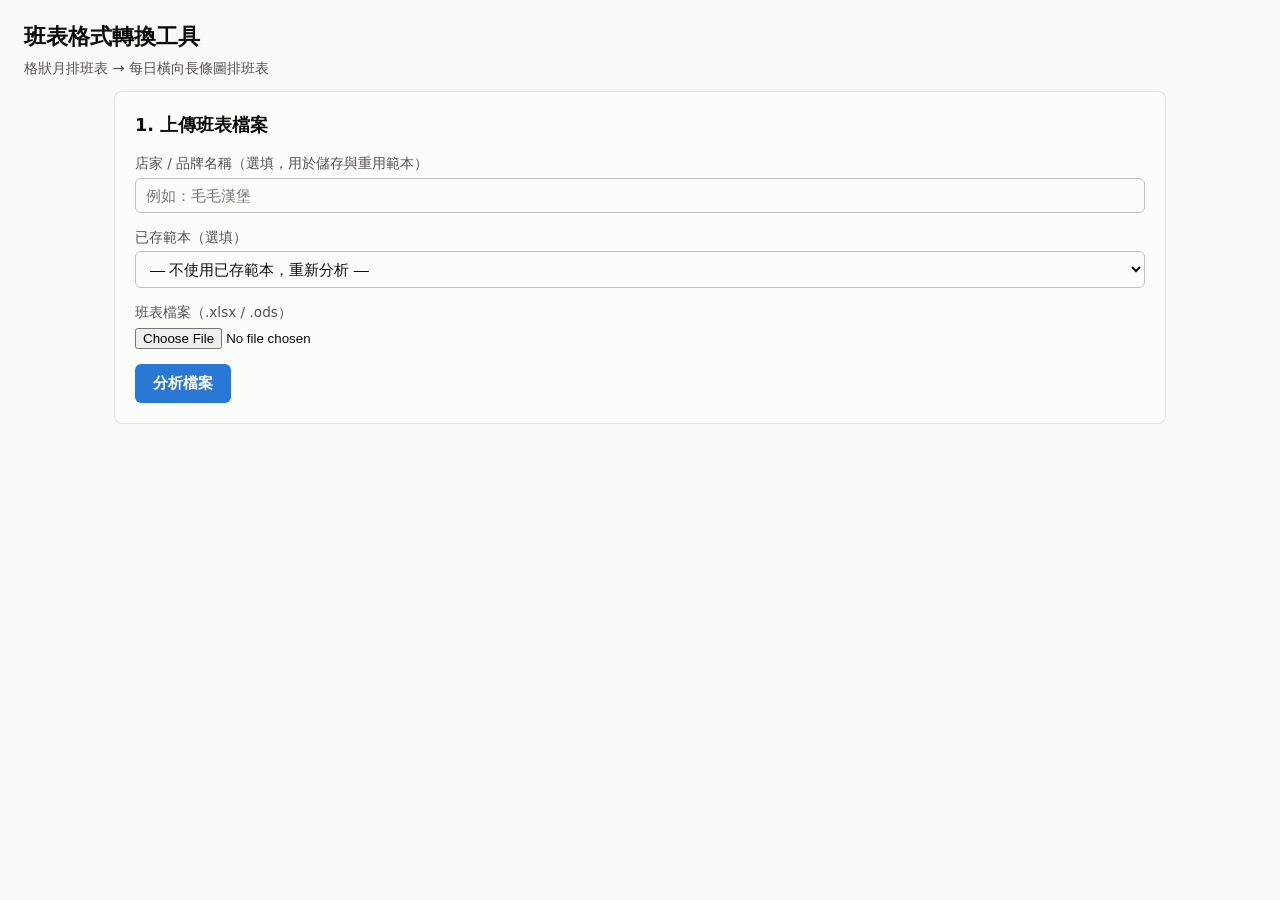
<file: frontend/index.html>
<!DOCTYPE html>
<html lang="zh-Hant">
<head>
<meta charset="UTF-8">
<meta name="viewport" content="width=device-width, initial-scale=1.0">
<title>班表格式轉換工具</title>
<link rel="stylesheet" href="style.css">
</head>
<body>

<header class="app-header">
  <h1>班表格式轉換工具</h1>
  <p class="app-sub">格狀月排班表 → 每日橫向長條圖排班表</p>
</header>

<main>
  <!-- 上傳區 -->
  <section id="upload-panel" class="panel">
    <h2>1. 上傳班表檔案</h2>

    <div class="field-row">
      <label for="scope-id">店家 / 品牌名稱（選填，用於儲存與重用範本）</label>
      <input type="text" id="scope-id" placeholder="例如：毛毛漢堡">
    </div>

    <div class="field-row">
      <label for="saved-template-select">已存範本（選填）</label>
      <select id="saved-template-select">
        <option value="">— 不使用已存範本，重新分析 —</option>
      </select>
    </div>

    <div class="field-row">
      <label for="file-input">班表檔案（.xlsx / .ods）</label>
      <input type="file" id="file-input" accept=".xlsx,.ods">
    </div>

    <button id="analyze-btn" type="button" class="btn btn-primary">分析檔案</button>
    <span id="upload-status" class="status-text"></span>
  </section>

  <!-- 單日預覽區 -->
  <section id="day-preview-panel" class="panel hidden">
    <h2>3. 單日預覽 &amp; 下載</h2>

    <div id="health-banner" class="health-banner"></div>
    <ul id="anomalies-list" class="anomalies-list"></ul>

    <div class="field-row inline no-print">
      <label for="day-select">預覽日期</label>
      <select id="day-select"></select>
      <button id="print-btn" type="button" class="btn btn-secondary">列印本日班表</button>
      <button id="convert-btn" type="button" class="btn btn-primary">轉換並下載（Excel）</button>
      <span id="convert-status" class="status-text"></span>
    </div>

    <div id="day-title" class="day-title"></div>
    <div id="gantt-container" class="gantt-container"></div>
  </section>
</main>

<!-- 確認 Modal -->
<div id="confirm-modal" class="modal-overlay hidden">
  <div class="modal">
    <div class="modal-header">
      <h2>2. 確認欄位對照</h2>
      <button id="modal-close-btn" type="button" class="btn-icon" aria-label="關閉">×</button>
    </div>

    <div class="modal-body">
      <div class="modal-col">
        <h3>原始資料預覽（前 15 列）</h3>
        <p id="pick-hint" class="pick-hint hidden"></p>
        <div id="preview-grid-wrap" class="preview-grid-wrap">
          <table id="preview-grid" class="preview-grid"></table>
        </div>
      </div>

      <div class="modal-col">
        <h3>請確認智慧欄位辨識是否正確，此程序完成後會形成範本，再次使用可直接跳過</h3>
        <div class="mapping-form">
          <div class="field-row">
            <label>工作表</label>
            <input type="text" id="map-sheet-name" readonly>
          </div>
          <div class="field-row">
            <label for="map-header-row">請確認日期在表中第幾（橫）列？或點選按鍵由表格選擇</label>
            <div class="pick-group">
              <input type="number" id="map-header-row" min="1">
              <button type="button" class="pick-btn" data-target="map-header-row" data-axis="row" data-label="日期所在列">從表格點選</button>
            </div>
          </div>
          <div class="field-row">
            <label for="map-name-col">請確認人員姓名在表中第幾（直）欄？或點選按鍵由表格選擇</label>
            <div class="pick-group">
              <input type="text" id="map-name-col" readonly placeholder="例如 D">
              <button type="button" class="pick-btn" data-target="map-name-col" data-axis="col" data-label="姓名所在欄">從表格點選</button>
            </div>
          </div>
          <div class="field-row">
            <label for="map-first-day-col">員工上下班時間，從在表中哪個格子開始記錄？或點選按鍵由表格選擇</label>
            <div class="pick-group">
              <input type="text" id="map-first-day-col" readonly placeholder="例如 C5">
              <button type="button" class="pick-btn" data-target="map-first-day-col" data-axis="cell" data-label="上下班起始格">從表格點選</button>
            </div>
          </div>
          <div class="field-row">
            <label for="map-cols-per-day">一位員工的上下班時間，佔一個（直）欄填１，還是兩個（直）欄填２？</label>
            <input type="number" id="map-cols-per-day" min="1">
          </div>
          <div class="field-row">
            <label for="map-expected-rows">表格中每位員工資料佔幾個(橫)列？</label>
            <input type="number" id="map-expected-rows" min="1" max="8">
          </div>
          <div class="field-row">
            <label for="map-name-row-offset">在每位員工的資料範圍內，姓名寫在第幾（橫）列？（範圍內第1列請填1，第2列請填2，以此類推）</label>
            <input type="number" id="map-name-row-offset" min="1">
          </div>
          <div class="field-row">
            <label for="map-axis-start">長條圖座標軸：最早從幾點開始畫？（已依實際排班資料猜測，可調整）</label>
            <select id="map-axis-start"></select>
          </div>
          <div class="field-row">
            <label for="map-axis-end">長條圖座標軸：最晚畫到幾點？（已依實際排班資料猜測，可調整）</label>
            <select id="map-axis-end"></select>
          </div>
        </div>

        <h3>請確認每一列分別記錄什麼內容</h3>
        <p class="section-hint">依照上面「每位員工資料佔幾列」的設定，逐列確認實際內容——例如上班時間、下班時間、班別文字，或員編等其他資訊。</p>
        <div id="row-meanings-editor" class="row-meanings-editor"></div>

        <h3>另存為範本（選填）</h3>
        <p class="section-hint">確認上面的欄位對照都正確後，可以在這裡取個名字存起來，下次上傳同一家店的班表時直接套用，不用重新設定。</p>
        <div class="field-row inline">
          <input type="text" id="template-name-input" placeholder="範本名稱">
          <button id="save-template-btn" type="button" class="btn btn-secondary">儲存範本</button>
          <span id="save-template-status" class="status-text"></span>
        </div>
      </div>
    </div>

    <div class="modal-footer">
      <span id="preview-result-text" class="status-text"></span>
      <button id="confirm-preview-btn" type="button" class="btn btn-primary">確認並試解析</button>
    </div>
  </div>
</div>

<script src="app.js"></script>
</body>
</html>
</file>
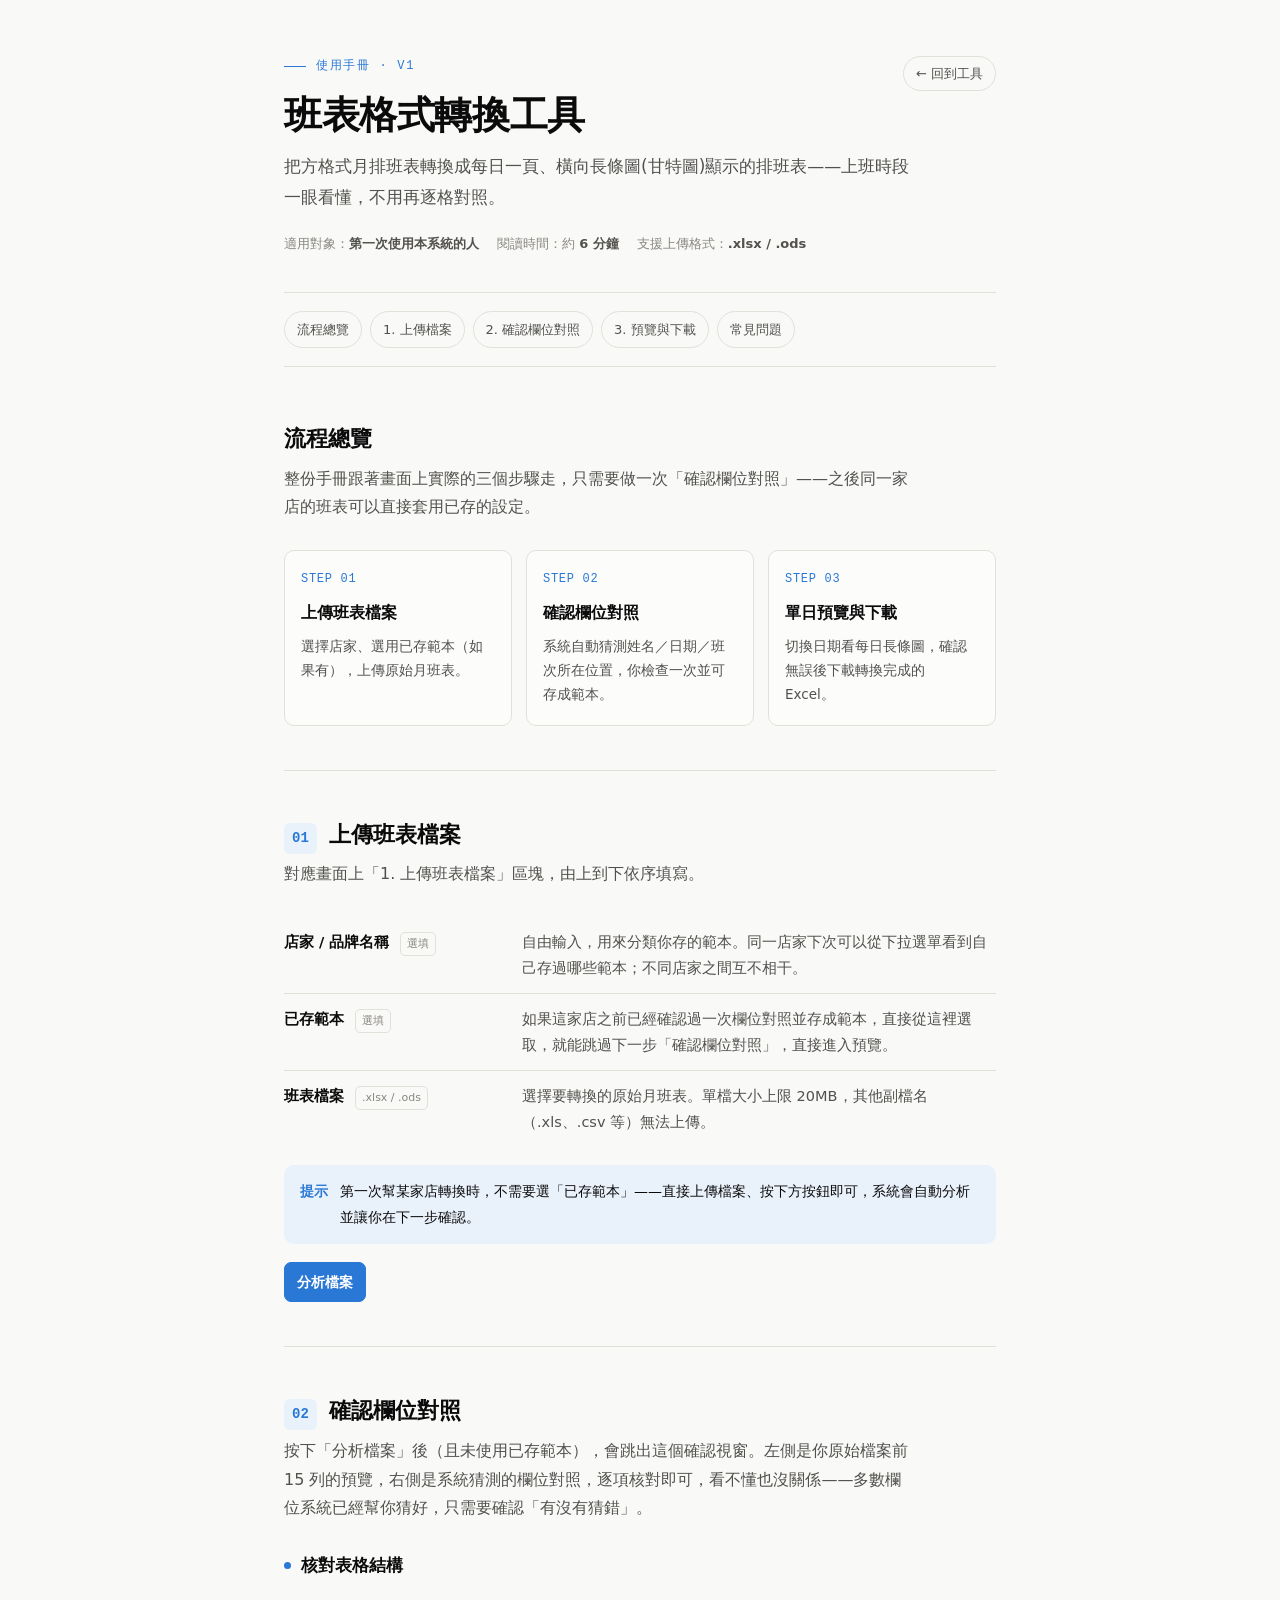
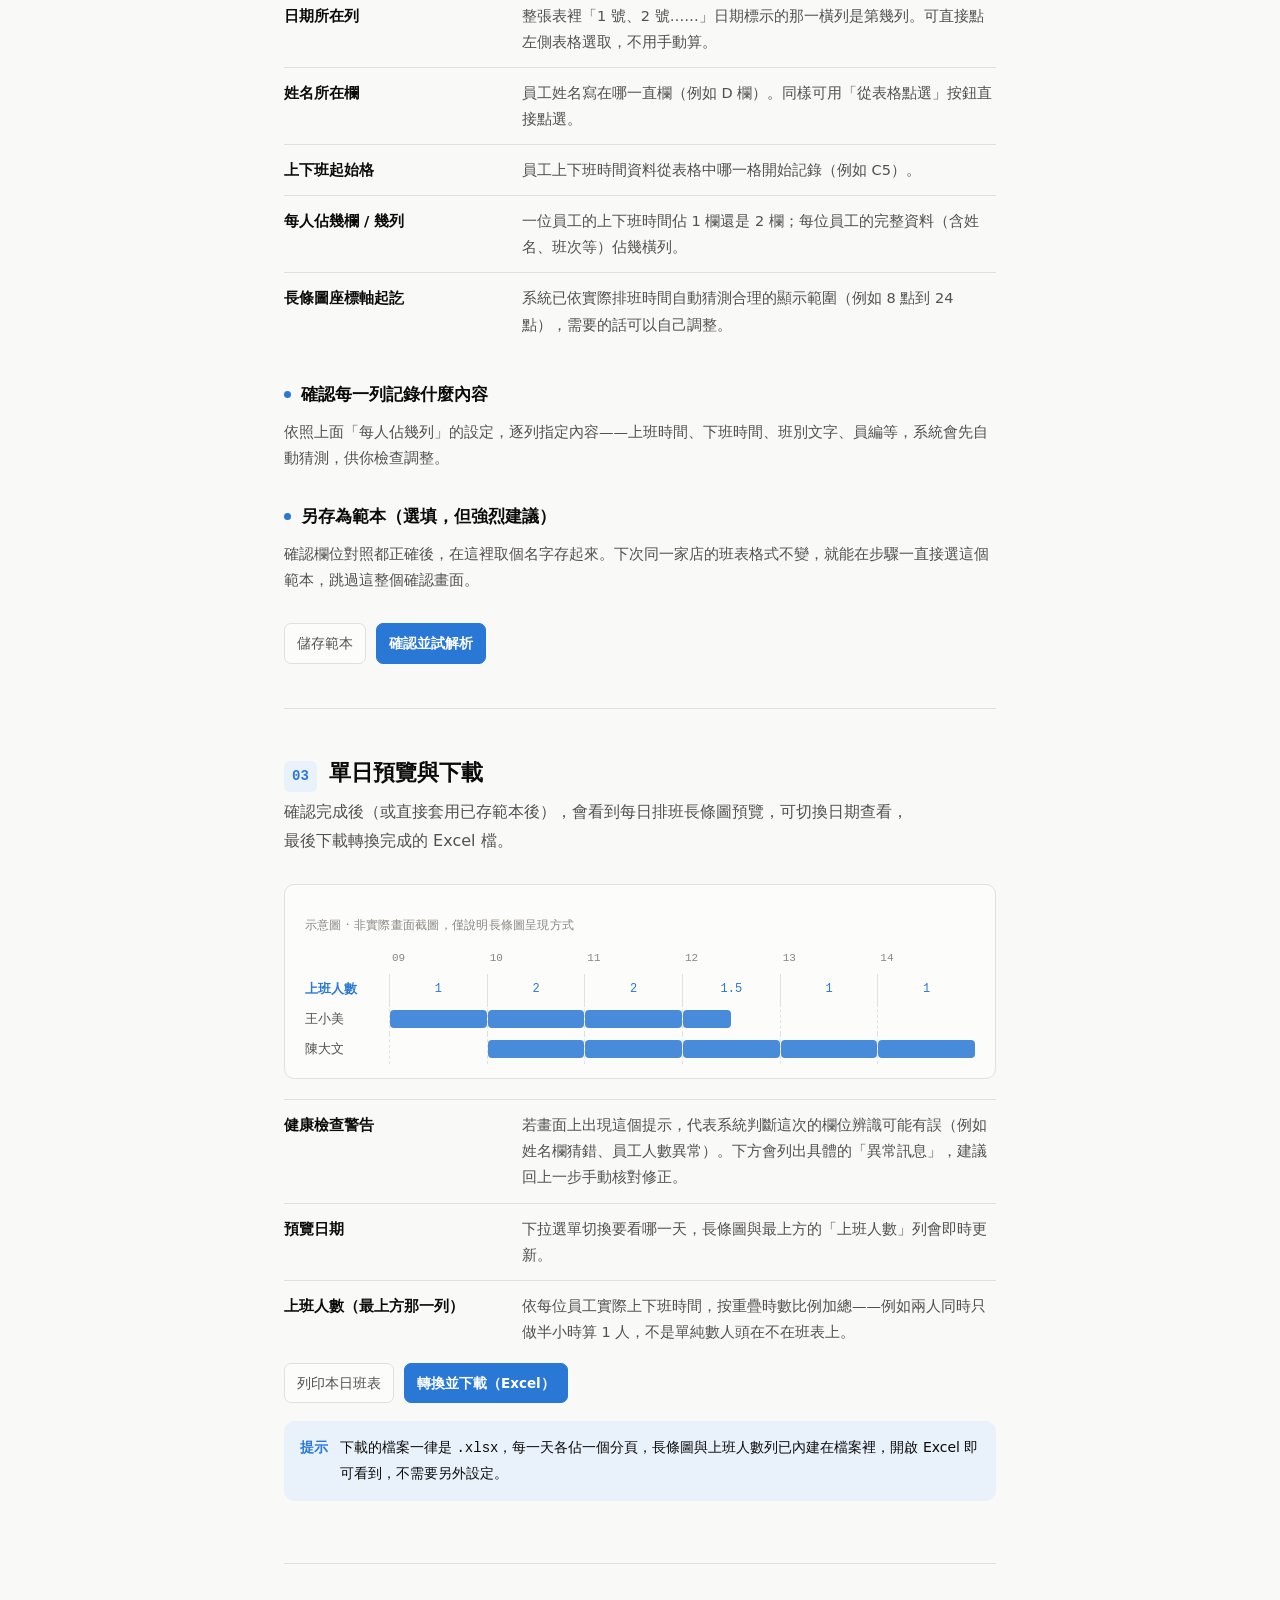
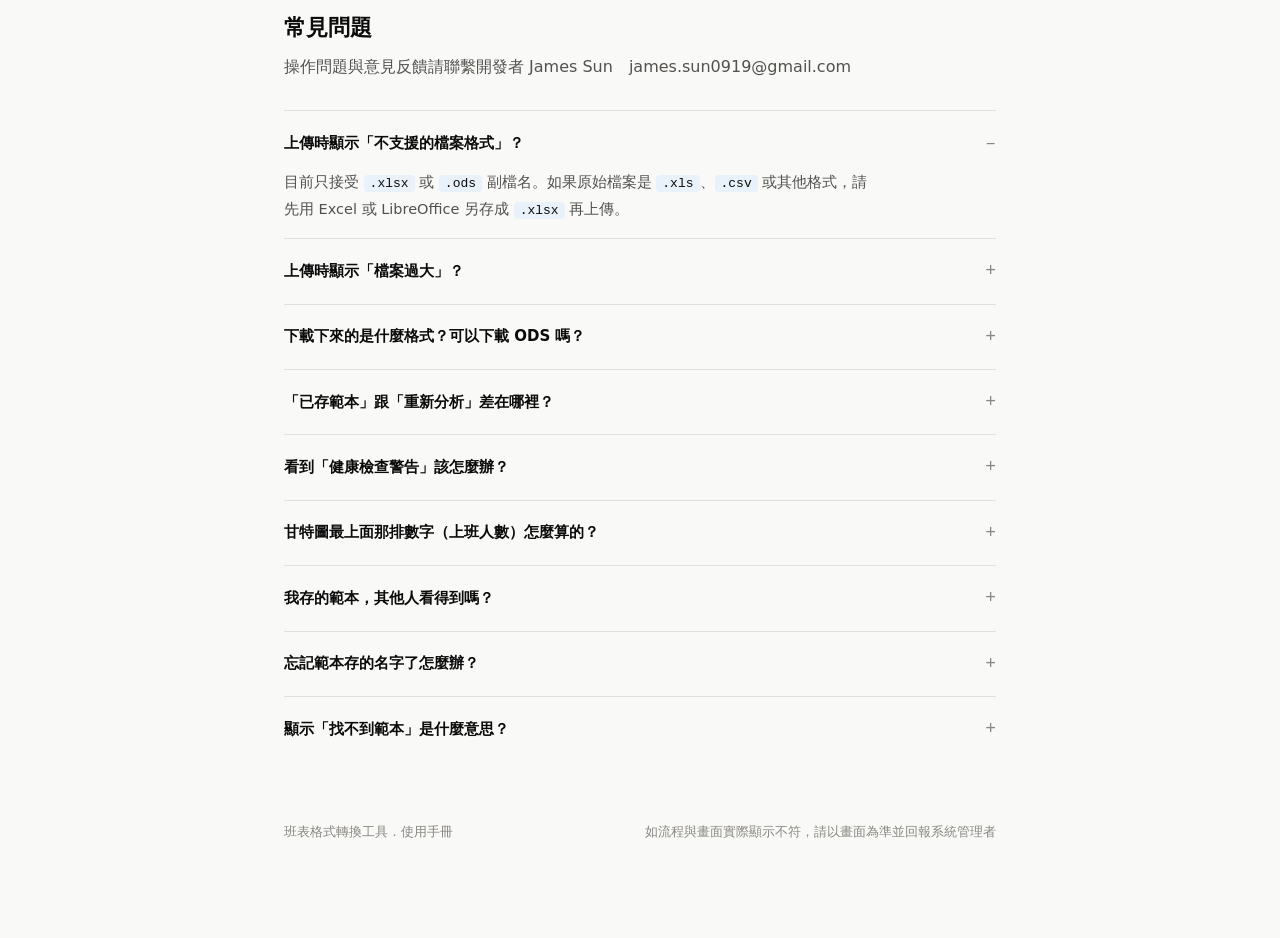
<file: frontend/manual.html>
<!DOCTYPE html>
<html lang="zh-Hant">
<head>
<meta charset="UTF-8">
<meta name="viewport" content="width=device-width, initial-scale=1.0">
<title>班表格式轉換工具｜使用手冊</title>
<style>
  :root{
    color-scheme: light;
    --paper:      #f9f9f7;
    --surface:    #fcfcfb;
    --ink:        #0b0b0b;
    --ink-soft:   #52514e;
    --muted:      #898781;
    --line:       #e1e0d9;
    --accent:     #2a78d6;
    --accent-ink: #ffffff;
    --accent-soft:#e9f1fb;
    --good:       #0ca30c;
    --warning:    #b9790a;
    --warning-bg: #fdf3de;
    --critical:   #d03b3b;
    --critical-bg:#fbe9e9;
    --radius: 10px;
  }
  @media (prefers-color-scheme: dark){
    :root:where(:not([data-theme="light"])){
      color-scheme: dark;
      --paper:      #0d0d0d;
      --surface:    #1a1a19;
      --ink:        #ffffff;
      --ink-soft:   #c3c2b7;
      --muted:      #898781;
      --line:       #2c2c2a;
      --accent:     #3987e5;
      --accent-ink: #0b0b0b;
      --accent-soft:rgba(57,135,229,0.14);
      --good:       #3fbf3f;
      --warning:    #e0ac4c;
      --warning-bg: rgba(224,172,76,0.12);
      --critical:   #e66767;
      --critical-bg:rgba(230,103,103,0.12);
    }
  }
  :root[data-theme="dark"]{
    color-scheme: dark;
    --paper:      #0d0d0d;
    --surface:    #1a1a19;
    --ink:        #ffffff;
    --ink-soft:   #c3c2b7;
    --muted:      #898781;
    --line:       #2c2c2a;
    --accent:     #3987e5;
    --accent-ink: #0b0b0b;
    --accent-soft:rgba(57,135,229,0.14);
    --good:       #3fbf3f;
    --warning:    #e0ac4c;
    --warning-bg: rgba(224,172,76,0.12);
    --critical:   #e66767;
    --critical-bg:rgba(230,103,103,0.12);
  }
  :root[data-theme="light"]{
    color-scheme: light;
  }

  *{ box-sizing: border-box; }
  html{ text-size-adjust: 100%; }
  body{
    margin: 0;
    background: var(--paper);
    color: var(--ink);
    font-family: system-ui, -apple-system, "PingFang TC", "Microsoft JhengHei", "Noto Sans TC", sans-serif;
    line-height: 1.8;
    -webkit-font-smoothing: antialiased;
  }
  .mono{
    font-family: ui-monospace, "SFMono-Regular", "Cascadia Mono", Consolas, monospace;
    font-variant-numeric: tabular-nums;
  }

  a{ color: var(--accent); }
  a:focus-visible, button:focus-visible, summary:focus-visible{
    outline: 2px solid var(--accent);
    outline-offset: 2px;
  }

  .wrap{
    max-width: 760px;
    margin: 0 auto;
    padding: 0 24px 96px;
  }

  /* ---------- Header ---------- */
  header.masthead{
    padding: 56px 0 36px;
    border-bottom: 1px solid var(--line);
  }
  .eyebrow{
    font-family: ui-monospace, "SFMono-Regular", "Cascadia Mono", Consolas, monospace;
    font-size: 12px;
    letter-spacing: 0.14em;
    text-transform: uppercase;
    color: var(--accent);
    display: flex;
    align-items: center;
    gap: 10px;
    margin: 0 0 14px;
  }
  .eyebrow::before{
    content: "";
    width: 22px; height: 1px;
    background: var(--accent);
    display: inline-block;
  }
  .back-link{
    font-size: 13px;
    text-decoration: none;
    color: var(--ink-soft);
    border: 1px solid var(--line);
    border-radius: 999px;
    padding: 5px 12px;
    margin-left: auto;
  }
  .back-link:hover{ border-color: var(--accent); color: var(--accent); }
  .eyebrow-row{ display:flex; align-items:center; }
  h1{
    font-size: clamp(28px, 5vw, 38px);
    line-height: 1.25;
    letter-spacing: -0.01em;
    margin: 0 0 12px;
    text-wrap: balance;
  }
  .lede{
    font-size: 17px;
    color: var(--ink-soft);
    max-width: 58ch;
    margin: 0;
  }
  .meta-row{
    display: flex; flex-wrap: wrap; gap: 8px 18px;
    margin-top: 20px;
    font-size: 13px;
    color: var(--muted);
  }
  .meta-row span b{ color: var(--ink-soft); font-weight: 600; }

  /* ---------- quick nav ---------- */
  nav.quicknav{
    display: flex; flex-wrap: wrap; gap: 8px;
    padding: 18px 0;
    border-bottom: 1px solid var(--line);
    margin-bottom: 8px;
  }
  nav.quicknav a{
    font-size: 13px;
    text-decoration: none;
    color: var(--ink-soft);
    padding: 6px 12px;
    border: 1px solid var(--line);
    border-radius: 999px;
  }
  nav.quicknav a:hover{ border-color: var(--accent); color: var(--accent); }

  section{ padding: 44px 0; border-bottom: 1px solid var(--line); }
  section:last-of-type{ border-bottom: none; }

  h2.sec-title{
    display: flex; align-items: baseline; gap: 12px;
    font-size: 22px;
    margin: 0 0 6px;
  }
  h2.sec-title .num{
    font-family: ui-monospace, "SFMono-Regular", "Cascadia Mono", Consolas, monospace;
    font-size: 14px;
    color: var(--accent);
    background: var(--accent-soft);
    border-radius: 6px;
    padding: 3px 8px;
  }
  .sec-desc{ color: var(--ink-soft); margin: 0 0 28px; max-width: 62ch; }

  /* ---------- overview cards ---------- */
  .overview-grid{
    display: grid;
    grid-template-columns: repeat(3, 1fr);
    gap: 14px;
  }
  @media (max-width: 640px){ .overview-grid{ grid-template-columns: 1fr; } }
  .ov-card{
    background: var(--surface);
    border: 1px solid var(--line);
    border-radius: var(--radius);
    padding: 18px 16px;
  }
  .ov-card .step-badge{
    font-family: ui-monospace, "SFMono-Regular", "Cascadia Mono", Consolas, monospace;
    font-size: 12px;
    color: var(--accent);
    letter-spacing: 0.06em;
  }
  .ov-card h3{ font-size: 16px; margin: 8px 0 6px; }
  .ov-card p{ font-size: 13.5px; color: var(--ink-soft); margin: 0; }
  .ov-card .arrow{ color: var(--muted); }

  /* ---------- steps ---------- */
  .step-block{ margin-bottom: 30px; }
  .step-block:last-child{ margin-bottom: 0; }
  .step-block h3{
    display:flex; align-items:center; gap:10px;
    font-size: 16.5px; margin: 0 0 10px;
  }
  .step-block h3 .dot{
    width: 7px; height: 7px; border-radius: 50%;
    background: var(--accent); flex: none;
  }

  .field-note{
    display: grid;
    grid-template-columns: 220px 1fr;
    gap: 4px 18px;
    padding: 12px 0;
    border-top: 1px solid var(--line);
    font-size: 14.5px;
  }
  .field-note:first-of-type{ border-top: none; }
  .field-note .fname{
    font-weight: 600;
    color: var(--ink);
  }
  .field-note .fname .tag{
    display: inline-block;
    font-size: 11px;
    font-weight: 500;
    color: var(--muted);
    border: 1px solid var(--line);
    border-radius: 5px;
    padding: 1px 6px;
    margin-left: 6px;
  }
  .field-note .fdesc{ color: var(--ink-soft); }
  @media (max-width: 560px){
    .field-note{ grid-template-columns: 1fr; }
  }

  .callout{
    display: flex; gap: 12px;
    padding: 14px 16px;
    border-radius: var(--radius);
    font-size: 14px;
    margin: 18px 0;
  }
  .callout .mark{ font-weight: 700; flex: none; }
  .callout.tip{ background: var(--accent-soft); color: var(--ink); }
  .callout.tip .mark{ color: var(--accent); }
  .callout.warn{ background: var(--warning-bg); color: var(--ink); }
  .callout.warn .mark{ color: var(--warning); }

  button.fake, select.fake, input.fake{
    all: unset;
    box-sizing: border-box;
    display: inline-flex; align-items: center;
    font: inherit; font-size: 13.5px;
    padding: 7px 12px;
    border-radius: 7px;
    border: 1px solid var(--line);
    background: var(--surface);
    color: var(--ink-soft);
  }
  button.fake.primary{
    background: var(--accent); color: var(--accent-ink);
    border-color: var(--accent);
    font-weight: 600;
  }

  /* ---------- mini gantt schematic ---------- */
  .gantt-demo{
    background: var(--surface);
    border: 1px solid var(--line);
    border-radius: var(--radius);
    padding: 18px 20px 14px;
    margin: 8px 0 20px;
    overflow-x: auto;
  }
  .gantt-demo .cap{
    font-size: 12px; color: var(--muted); margin-bottom: 12px;
    letter-spacing: 0.02em;
  }
  .gantt-row{
    display: grid;
    grid-template-columns: 84px repeat(6, 1fr);
    align-items: center;
    height: 30px;
    min-width: 480px;
  }
  .gantt-row .glabel{
    font-size: 12.5px; color: var(--ink-soft);
  }
  .gantt-row.headcount .glabel{ color: var(--accent); font-weight: 600; }
  .gantt-row .gcell{
    position: relative;
    height: 100%;
    border-left: 1px dashed var(--line);
    font-family: ui-monospace, "SFMono-Regular", "Cascadia Mono", Consolas, monospace;
    font-variant-numeric: tabular-nums;
  }
  .gantt-row.headcount .gcell{
    display: flex; align-items: center; justify-content: center;
    font-size: 12px; color: var(--accent); border-left-style: solid;
  }
  .gantt-row .bar{
    position: absolute; top: 6px; bottom: 6px;
    background: var(--accent);
    border-radius: 4px;
    opacity: 0.85;
  }
  .gantt-hours{
    display: grid;
    grid-template-columns: 84px repeat(6, 1fr);
    min-width: 480px;
    font-size: 11px; color: var(--muted);
    padding-bottom: 6px;
    font-family: ui-monospace, "SFMono-Regular", "Cascadia Mono", Consolas, monospace;
  }
  .gantt-hours span{ border-left: 1px dashed transparent; padding-left: 2px; }

  /* ---------- faq ---------- */
  details.faq{
    border-top: 1px solid var(--line);
    padding: 16px 0;
  }
  details.faq:last-child{ padding-bottom: 0; }
  details.faq summary{
    cursor: pointer;
    list-style: none;
    display: flex; justify-content: space-between; align-items: center;
    gap: 16px;
    font-size: 15px; font-weight: 600;
  }
  details.faq summary::-webkit-details-marker{ display:none; }
  details.faq summary::after{
    content: "+";
    font-family: ui-monospace, monospace;
    font-weight: 400;
    color: var(--muted);
    font-size: 18px;
    flex: none;
  }
  details.faq[open] summary::after{ content: "–"; }
  details.faq .a{
    color: var(--ink-soft);
    font-size: 14.5px;
    margin-top: 10px;
    max-width: 64ch;
  }
  details.faq .a code{
    font-family: ui-monospace, "SFMono-Regular", "Cascadia Mono", Consolas, monospace;
    background: var(--accent-soft);
    color: var(--ink);
    padding: 1px 6px;
    border-radius: 4px;
    font-size: 13px;
  }

  footer{
    padding: 32px 0 0;
    font-size: 12.5px;
    color: var(--muted);
    display: flex; justify-content: space-between; gap: 12px; flex-wrap: wrap;
  }

  @media (prefers-reduced-motion: no-preference){
    section{ scroll-margin-top: 12px; }
  }
</style>
</head>
<body>

<div class="wrap">

  <header class="masthead">
    <div class="eyebrow-row">
      <p class="eyebrow">使用手冊 · v1</p>
      <a class="back-link" href="/">← 回到工具</a>
    </div>
    <h1>班表格式轉換工具</h1>
    <p class="lede">把方格式月排班表轉換成每日一頁、橫向長條圖(甘特圖)顯示的排班表——上班時段一眼看懂，不用再逐格對照。</p>
    <div class="meta-row">
      <span>適用對象：<b>第一次使用本系統的人</b></span>
      <span>閱讀時間：約 <b>6 分鐘</b></span>
      <span>支援上傳格式：<b>.xlsx / .ods</b></span>
    </div>
  </header>

  <nav class="quicknav">
    <a href="#overview">流程總覽</a>
    <a href="#step1">1. 上傳檔案</a>
    <a href="#step2">2. 確認欄位對照</a>
    <a href="#step3">3. 預覽與下載</a>
    <a href="#faq">常見問題</a>
  </nav>

  <section id="overview">
    <h2 class="sec-title">流程總覽</h2>
    <p class="sec-desc">整份手冊跟著畫面上實際的三個步驟走，只需要做一次「確認欄位對照」——之後同一家店的班表可以直接套用已存的設定。</p>
    <div class="overview-grid">
      <div class="ov-card">
        <div class="step-badge">STEP 01</div>
        <h3>上傳班表檔案</h3>
        <p>選擇店家、選用已存範本（如果有），上傳原始月班表。</p>
      </div>
      <div class="ov-card">
        <div class="step-badge">STEP 02</div>
        <h3>確認欄位對照</h3>
        <p>系統自動猜測姓名／日期／班次所在位置，你檢查一次並可存成範本。</p>
      </div>
      <div class="ov-card">
        <div class="step-badge">STEP 03</div>
        <h3>單日預覽與下載</h3>
        <p>切換日期看每日長條圖，確認無誤後下載轉換完成的 Excel。</p>
      </div>
    </div>
  </section>

  <section id="step1">
    <h2 class="sec-title"><span class="num">01</span>上傳班表檔案</h2>
    <p class="sec-desc">對應畫面上「1. 上傳班表檔案」區塊，由上到下依序填寫。</p>

    <div class="field-note">
      <div class="fname">店家 / 品牌名稱 <span class="tag">選填</span></div>
      <div class="fdesc">自由輸入，用來分類你存的範本。同一店家下次可以從下拉選單看到自己存過哪些範本；不同店家之間互不相干。</div>
    </div>
    <div class="field-note">
      <div class="fname">已存範本 <span class="tag">選填</span></div>
      <div class="fdesc">如果這家店之前已經確認過一次欄位對照並存成範本，直接從這裡選取，就能跳過下一步「確認欄位對照」，直接進入預覽。</div>
    </div>
    <div class="field-note">
      <div class="fname">班表檔案 <span class="tag">.xlsx / .ods</span></div>
      <div class="fdesc">選擇要轉換的原始月班表。單檔大小上限 20MB，其他副檔名（.xls、.csv 等）無法上傳。</div>
    </div>

    <div class="callout tip">
      <span class="mark">提示</span>
      <span>第一次幫某家店轉換時，不需要選「已存範本」——直接上傳檔案、按下方按鈕即可，系統會自動分析並讓你在下一步確認。</span>
    </div>

    <div style="display:flex; gap:10px; flex-wrap:wrap;">
      <button class="fake primary" type="button">分析檔案</button>
    </div>
  </section>

  <section id="step2">
    <h2 class="sec-title"><span class="num">02</span>確認欄位對照</h2>
    <p class="sec-desc">按下「分析檔案」後（且未使用已存範本），會跳出這個確認視窗。左側是你原始檔案前 15 列的預覽，右側是系統猜測的欄位對照，逐項核對即可，看不懂也沒關係——多數欄位系統已經幫你猜好，只需要確認「有沒有猜錯」。</p>

    <div class="step-block">
      <h3><span class="dot"></span>核對表格結構</h3>
      <div class="field-note">
        <div class="fname">日期所在列</div>
        <div class="fdesc">整張表裡「1 號、2 號……」日期標示的那一橫列是第幾列。可直接點左側表格選取，不用手動算。</div>
      </div>
      <div class="field-note">
        <div class="fname">姓名所在欄</div>
        <div class="fdesc">員工姓名寫在哪一直欄（例如 D 欄）。同樣可用「從表格點選」按鈕直接點選。</div>
      </div>
      <div class="field-note">
        <div class="fname">上下班起始格</div>
        <div class="fdesc">員工上下班時間資料從表格中哪一格開始記錄（例如 C5）。</div>
      </div>
      <div class="field-note">
        <div class="fname">每人佔幾欄 / 幾列</div>
        <div class="fdesc">一位員工的上下班時間佔 1 欄還是 2 欄；每位員工的完整資料（含姓名、班次等）佔幾橫列。</div>
      </div>
      <div class="field-note">
        <div class="fname">長條圖座標軸起訖</div>
        <div class="fdesc">系統已依實際排班時間自動猜測合理的顯示範圍（例如 8 點到 24 點），需要的話可以自己調整。</div>
      </div>
    </div>

    <div class="step-block">
      <h3><span class="dot"></span>確認每一列記錄什麼內容</h3>
      <p style="color:var(--ink-soft); font-size:14.5px; margin:0 0 10px;">依照上面「每人佔幾列」的設定，逐列指定內容——上班時間、下班時間、班別文字、員編等，系統會先自動猜測，供你檢查調整。</p>
    </div>

    <div class="step-block">
      <h3><span class="dot"></span>另存為範本（選填，但強烈建議）</h3>
      <p style="color:var(--ink-soft); font-size:14.5px; margin:0 0 10px;">確認欄位對照都正確後，在這裡取個名字存起來。下次同一家店的班表格式不變，就能在步驟一直接選這個範本，跳過這整個確認畫面。</p>
    </div>

    <div style="display:flex; gap:10px; flex-wrap:wrap;">
      <button class="fake" type="button">儲存範本</button>
      <button class="fake primary" type="button">確認並試解析</button>
    </div>
  </section>

  <section id="step3">
    <h2 class="sec-title"><span class="num">03</span>單日預覽與下載</h2>
    <p class="sec-desc">確認完成後（或直接套用已存範本後），會看到每日排班長條圖預覽，可切換日期查看，最後下載轉換完成的 Excel 檔。</p>

    <div class="gantt-demo">
      <p class="cap">示意圖 · 非實際畫面截圖，僅說明長條圖呈現方式</p>
      <div class="gantt-hours">
        <span></span><span>09</span><span>10</span><span>11</span><span>12</span><span>13</span><span>14</span>
      </div>
      <div class="gantt-row headcount">
        <div class="glabel">上班人數</div>
        <div class="gcell">1</div>
        <div class="gcell">2</div>
        <div class="gcell">2</div>
        <div class="gcell">1.5</div>
        <div class="gcell">1</div>
        <div class="gcell">1</div>
      </div>
      <div class="gantt-row">
        <div class="glabel">王小美</div>
        <div class="gcell"><div class="bar" style="left:0; right:0;"></div></div>
        <div class="gcell"><div class="bar" style="left:0; right:0;"></div></div>
        <div class="gcell"><div class="bar" style="left:0; right:0;"></div></div>
        <div class="gcell"><div class="bar" style="left:0; right:50%;"></div></div>
        <div class="gcell"></div>
        <div class="gcell"></div>
      </div>
      <div class="gantt-row">
        <div class="glabel">陳大文</div>
        <div class="gcell"></div>
        <div class="gcell"><div class="bar" style="left:0; right:0;"></div></div>
        <div class="gcell"><div class="bar" style="left:0; right:0;"></div></div>
        <div class="gcell"><div class="bar" style="left:0; right:0;"></div></div>
        <div class="gcell"><div class="bar" style="left:0; right:0;"></div></div>
        <div class="gcell"><div class="bar" style="left:0; right:0;"></div></div>
      </div>
    </div>

    <div class="field-note">
      <div class="fname">健康檢查警告</div>
      <div class="fdesc">若畫面上出現這個提示，代表系統判斷這次的欄位辨識可能有誤（例如姓名欄猜錯、員工人數異常）。下方會列出具體的「異常訊息」，建議回上一步手動核對修正。</div>
    </div>
    <div class="field-note">
      <div class="fname">預覽日期</div>
      <div class="fdesc">下拉選單切換要看哪一天，長條圖與最上方的「上班人數」列會即時更新。</div>
    </div>
    <div class="field-note">
      <div class="fname">上班人數（最上方那一列）</div>
      <div class="fdesc">依每位員工實際上下班時間，按重疊時數比例加總——例如兩人同時只做半小時算 1 人，不是單純數人頭在不在班表上。</div>
    </div>

    <div style="display:flex; gap:10px; flex-wrap:wrap; margin-top:6px;">
      <button class="fake" type="button">列印本日班表</button>
      <button class="fake primary" type="button">轉換並下載（Excel）</button>
    </div>

    <div class="callout tip">
      <span class="mark">提示</span>
      <span>下載的檔案一律是 <span class="mono">.xlsx</span>，每一天各佔一個分頁，長條圖與上班人數列已內建在檔案裡，開啟 Excel 即可看到，不需要另外設定。</span>
    </div>
  </section>

  <section id="faq">
    <h2 class="sec-title">常見問題</h2>
    <p class="sec-desc">操作問題與意見反饋請聯繫開發者 James Sun　james.sun0919@gmail.com</p>

    <details class="faq" open>
      <summary>上傳時顯示「不支援的檔案格式」？</summary>
      <div class="a">目前只接受 <code>.xlsx</code> 或 <code>.ods</code> 副檔名。如果原始檔案是 <code>.xls</code>、<code>.csv</code> 或其他格式，請先用 Excel 或 LibreOffice 另存成 <code>.xlsx</code> 再上傳。</div>
    </details>
    <details class="faq">
      <summary>上傳時顯示「檔案過大」？</summary>
      <div class="a">單一檔案上限 20MB。若班表檔案內含大量圖片或格式化資料導致超過限制，可嘗試另存新檔清除多餘格式後再上傳。</div>
    </details>
    <details class="faq">
      <summary>下載下來的是什麼格式？可以下載 ODS 嗎？</summary>
      <div class="a">下載一律是 <code>.xlsx</code>（Excel）。即使原始上傳的是 <code>.ods</code>，轉換後也只提供 Excel 格式，目前不提供 ODS 輸出。</div>
    </details>
    <details class="faq">
      <summary>「已存範本」跟「重新分析」差在哪裡？</summary>
      <div class="a">選「已存範本」：直接套用之前存過的欄位設定，跳過確認畫面，直接進到長條圖預覽。不選範本：系統會重新自動猜測一次欄位配置，讓你在確認視窗核對、調整後才進到預覽——適合第一次上傳某家店的班表，或表格格式已經改變的情況。</div>
    </details>
    <details class="faq">
      <summary>看到「健康檢查警告」該怎麼辦？</summary>
      <div class="a">代表系統自動判斷這次解析結果可能不正確。畫面上「異常訊息」清單會列出具體原因（例如某些員工的班次辨識異常），建議回到「確認欄位對照」畫面手動核對後，重新另存一次範本。</div>
    </details>
    <details class="faq">
      <summary>甘特圖最上面那排數字（上班人數）怎麼算的？</summary>
      <div class="a">按每位員工在該小時內「實際重疊的時數比例」加總，不是單純數當時有幾個人排班。例如某小時只有一人做滿整小時、另一人只做半小時，這一格會顯示 <code>1.5</code>；若剛好是偶數位員工各做半小時，加總後可能又變回整數，這是正常的數學結果。</div>
    </details>
    <details class="faq">
      <summary>我存的範本，其他人看得到嗎？</summary>
      <div class="a">目前範本沒有帳號登入或權限驗證機制：只要知道你輸入的「店家 / 品牌名稱」，就能看到該分類下所有已存範本。目前僅建議內部使用，店家名稱請勿當作機密識別碼使用。</div>
    </details>
    <details class="faq">
      <summary>忘記範本存的名字了怎麼辦？</summary>
      <div class="a">不需要記住確切名稱。回到上傳頁，輸入同樣的「店家 / 品牌名稱」，「已存範本」下拉選單就會列出該店家底下所有已存範本供你選取。</div>
    </details>
    <details class="faq">
      <summary>顯示「找不到範本」是什麼意思？</summary>
      <div class="a">通常是店家名稱打錯字，或該範本已被刪除。請一律透過下拉選單選取範本，避免手動輸入名稱或編號造成打字誤差。</div>
    </details>
  </section>

  <footer>
    <span>班表格式轉換工具．使用手冊</span>
    <span>如流程與畫面實際顯示不符，請以畫面為準並回報系統管理者</span>
  </footer>

</div>
</body>
</html>
</file>
<file: frontend/style.css>
:root {
  color-scheme: light;
  --surface-1:      #fcfcfb;
  --page:           #f9f9f7;
  --text-primary:   #0b0b0b;
  --text-secondary: #52514e;
  --text-muted:     #898781;
  --gridline:       #e1e0d9;
  --baseline:       #c3c2b7;
  --border:         rgba(11,11,11,0.10);

  --series-1: #2a78d6; /* 班別1 blue */
  --series-2: #008300; /* 班別2 green */
  --series-3: #e87ba4; /* 班別3 magenta */
  --series-4: #eda100; /* 班別4 yellow */

  --good: #0ca30c;
  --warning: #fab219;
  --critical: #d03b3b;

  --accent: #2a78d6;
  --accent-ink: #ffffff;
}

@media (prefers-color-scheme: dark) {
  :root:where(:not([data-theme="light"])) {
    color-scheme: dark;
    --surface-1:      #1a1a19;
    --page:           #0d0d0d;
    --text-primary:   #ffffff;
    --text-secondary: #c3c2b7;
    --text-muted:     #898781;
    --gridline:       #2c2c2a;
    --baseline:       #383835;
    --border:         rgba(255,255,255,0.10);

    --series-1: #3987e5;
    --series-2: #008300;
    --series-3: #d55181;
    --series-4: #c98500;

    --good: #0ca30c;
    --warning: #fab219;
    --critical: #e66767;

    --accent: #3987e5;
    --accent-ink: #0b0b0b;
  }
}
:root[data-theme="dark"] {
  color-scheme: dark;
  --surface-1:      #1a1a19;
  --page:           #0d0d0d;
  --text-primary:   #ffffff;
  --text-secondary: #c3c2b7;
  --text-muted:     #898781;
  --gridline:       #2c2c2a;
  --baseline:       #383835;
  --border:         rgba(255,255,255,0.10);

  --series-1: #3987e5;
  --series-2: #008300;
  --series-3: #d55181;
  --series-4: #c98500;

  --good: #0ca30c;
  --warning: #fab219;
  --critical: #e66767;

  --accent: #3987e5;
  --accent-ink: #0b0b0b;
}

* { box-sizing: border-box; }

body {
  margin: 0;
  font-family: system-ui, -apple-system, "Segoe UI", "Microsoft JhengHei", sans-serif;
  background: var(--page);
  color: var(--text-primary);
  line-height: 1.5;
}

.app-header {
  padding: 20px 24px 12px;
}
.app-header h1 { margin: 0 0 4px; font-size: 1.4rem; }
.app-sub { margin: 0; color: var(--text-secondary); font-size: 0.9rem; }

main {
  max-width: 1100px;
  margin: 0 auto;
  padding: 0 24px 60px;
}

.panel {
  background: var(--surface-1);
  border: 1px solid var(--border);
  border-radius: 8px;
  padding: 20px;
  margin-bottom: 20px;
}
.panel h2 { margin-top: 0; font-size: 1.1rem; }
.panel.hidden { display: none; }

.field-row { margin-bottom: 14px; }
.field-row label {
  display: block;
  font-size: 0.85rem;
  color: var(--text-secondary);
  margin-bottom: 4px;
}
.field-row.inline {
  display: flex;
  align-items: center;
  gap: 10px;
  flex-wrap: wrap;
}
.field-row.inline label { margin-bottom: 0; }

input[type="text"], input[type="number"], select {
  width: 100%;
  padding: 8px 10px;
  border: 1px solid var(--baseline);
  border-radius: 6px;
  background: var(--surface-1);
  color: var(--text-primary);
  font-size: 0.95rem;
}
input[readonly] {
  background: var(--page);
  color: var(--text-secondary);
}
.field-row.inline input, .field-row.inline select { width: auto; flex: 0 0 auto; min-width: 160px; }

.btn {
  border: none;
  border-radius: 6px;
  padding: 9px 18px;
  font-size: 0.95rem;
  cursor: pointer;
}
.btn-primary { background: var(--accent); color: var(--accent-ink); font-weight: 600; }
.btn-secondary { background: var(--page); color: var(--text-primary); border: 1px solid var(--baseline); }
.btn:disabled { opacity: 0.5; cursor: not-allowed; }
.btn-icon {
  background: none;
  border: none;
  font-size: 1.4rem;
  line-height: 1;
  cursor: pointer;
  color: var(--text-secondary);
  padding: 4px 8px;
}

.status-text { margin-left: 10px; font-size: 0.88rem; color: var(--text-secondary); }
.status-text.error { color: var(--critical); font-weight: 600; }
.status-text.ok { color: var(--good); font-weight: 600; }

/* Modal */
.modal-overlay {
  position: fixed;
  inset: 0;
  background: rgba(0,0,0,0.45);
  display: flex;
  align-items: center;
  justify-content: center;
  z-index: 100;
}
.modal-overlay.hidden { display: none; }
.modal {
  background: var(--surface-1);
  border-radius: 10px;
  width: min(1100px, 95vw);
  max-height: 92vh;
  display: flex;
  flex-direction: column;
  overflow: hidden;
}
.modal-header {
  display: flex;
  align-items: center;
  justify-content: space-between;
  padding: 16px 20px;
  border-bottom: 1px solid var(--gridline);
}
.modal-header h2 { margin: 0; font-size: 1.1rem; }
.modal-body {
  display: grid;
  grid-template-columns: 1fr 1fr;
  gap: 20px;
  padding: 20px;
  overflow-y: auto;
}
.modal-col { min-width: 0; }
.modal-col h3 { font-size: 0.95rem; margin: 0 0 10px; color: var(--text-secondary); }
.section-hint { font-size: 0.8rem; color: var(--text-muted); margin: -6px 0 10px; }
.modal-footer {
  display: flex;
  align-items: center;
  justify-content: flex-end;
  gap: 12px;
  padding: 14px 20px;
  border-top: 1px solid var(--gridline);
}

@media (max-width: 800px) {
  .modal-body { grid-template-columns: 1fr; }
}

.preview-grid-wrap {
  max-height: 420px;
  overflow: auto;
  border: 1px solid var(--gridline);
  border-radius: 6px;
}
.preview-grid { border-collapse: collapse; font-size: 0.78rem; white-space: nowrap; }
.preview-grid th, .preview-grid td {
  border: 1px solid var(--gridline);
  padding: 3px 6px;
  text-align: left;
}
.preview-grid th { background: var(--page); color: var(--text-muted); position: sticky; top: 0; }
.preview-grid td.hl-col { background: rgba(42,120,214,0.10); }
.preview-grid tr.hl-row td { background: rgba(42,120,214,0.10); }

/* 點選帶入（pick）互動 */
.pick-group { display: flex; align-items: center; gap: 8px; }
.pick-group input { flex: 1 1 auto; }
.pick-btn {
  flex: 0 0 auto;
  border: 1px solid var(--baseline);
  background: var(--page);
  color: var(--text-secondary);
  border-radius: 6px;
  padding: 7px 10px;
  font-size: 0.8rem;
  cursor: pointer;
  white-space: nowrap;
}
.pick-btn:hover { border-color: var(--accent); color: var(--text-primary); }
.pick-btn.armed {
  background: var(--accent);
  border-color: var(--accent);
  color: var(--accent-ink);
}
.pick-hint {
  font-size: 0.8rem;
  color: var(--accent);
  margin: 0 0 8px;
}
.preview-grid.picking td { cursor: pointer; }
.preview-grid td.pick-col, .preview-grid tr.pick-row td { background: rgba(42,120,214,0.28); }
.preview-grid td.cell-flash { background: rgba(42,120,214,0.55); transition: background 0.35s; }

.row-meanings-editor { display: flex; flex-direction: column; gap: 10px; margin-bottom: 16px; }
.row-meaning-item {
  border: 1px solid var(--gridline);
  border-radius: 6px;
  padding: 10px;
  display: flex;
  flex-wrap: wrap;
  align-items: center;
  gap: 8px;
}
.row-meaning-item .row-label { font-weight: 600; min-width: 70px; }
.row-meaning-item select, .row-meaning-item input { width: auto; min-width: 120px; }
.row-meaning-item .sub-field { display: flex; align-items: center; gap: 6px; font-size: 0.85rem; color: var(--text-secondary); }
.row-meaning-item .sub-field input { min-width: 90px; }

.health-banner {
  padding: 10px 14px;
  border-radius: 6px;
  font-weight: 600;
  margin-bottom: 12px;
}
.health-banner.ok { background: rgba(12,163,12,0.12); color: var(--good); }
.health-banner.warn { background: rgba(208,59,59,0.12); color: var(--critical); }

.anomalies-list { margin: 0 0 14px; padding-left: 20px; color: var(--text-secondary); font-size: 0.88rem; }
.anomalies-list:empty { display: none; }

.day-title { font-weight: 600; margin: 10px 0 6px; }

/* Gantt chart */
.gantt-container {
  border: 1px solid var(--gridline);
  border-radius: 8px;
  padding: 16px;
  background: var(--surface-1);
}
.gantt-axis {
  display: grid;
  margin-left: 140px;
  margin-bottom: 6px;
  position: relative;
  height: 16px;
  font-size: 0.72rem;
  color: var(--text-muted);
}
.gantt-axis span { position: absolute; transform: translateX(-50%); }

.gantt-row {
  display: flex;
  align-items: center;
  min-height: 30px;
  border-bottom: 1px solid var(--gridline);
}
.gantt-row:last-child { border-bottom: none; }
.gantt-name {
  width: 140px;
  flex: 0 0 140px;
  font-size: 0.85rem;
  padding-right: 8px;
  overflow: hidden;
  text-overflow: ellipsis;
  white-space: nowrap;
}
.gantt-track {
  position: relative;
  flex: 1 1 auto;
  height: 22px;
  background: linear-gradient(to right, var(--gridline) 1px, transparent 1px);
  background-size: calc(100% / 8) 100%;
}
.gantt-bar {
  position: absolute;
  top: 1px;
  height: 20px;
  border-radius: 4px;
  outline: 2px solid var(--surface-1);
  outline-offset: -1px;
  font-size: 0.68rem;
  color: #fff;
  display: flex;
  align-items: center;
  justify-content: center;
  overflow: hidden;
  white-space: nowrap;
  padding: 0 3px;
  text-shadow: 0 1px 1px rgba(0,0,0,0.35);
}
.gantt-empty { color: var(--text-muted); font-size: 0.85rem; padding: 12px 0; }

.gantt-headcount-row .gantt-name { font-weight: 600; }
.gantt-headcount-label {
  position: absolute;
  top: 0;
  height: 100%;
  display: flex;
  align-items: center;
  justify-content: center;
  font-size: 0.75rem;
  font-weight: 600;
  color: var(--text-primary);
}

/* Print */
@media print {
  .app-header, #upload-panel, .no-print, .modal-overlay { display: none !important; }
  body { background: #fff; }
  .panel { border: none; box-shadow: none; padding: 0; }
  main { max-width: none; padding: 0; }
}

.hidden { display: none !important; }
</file>
